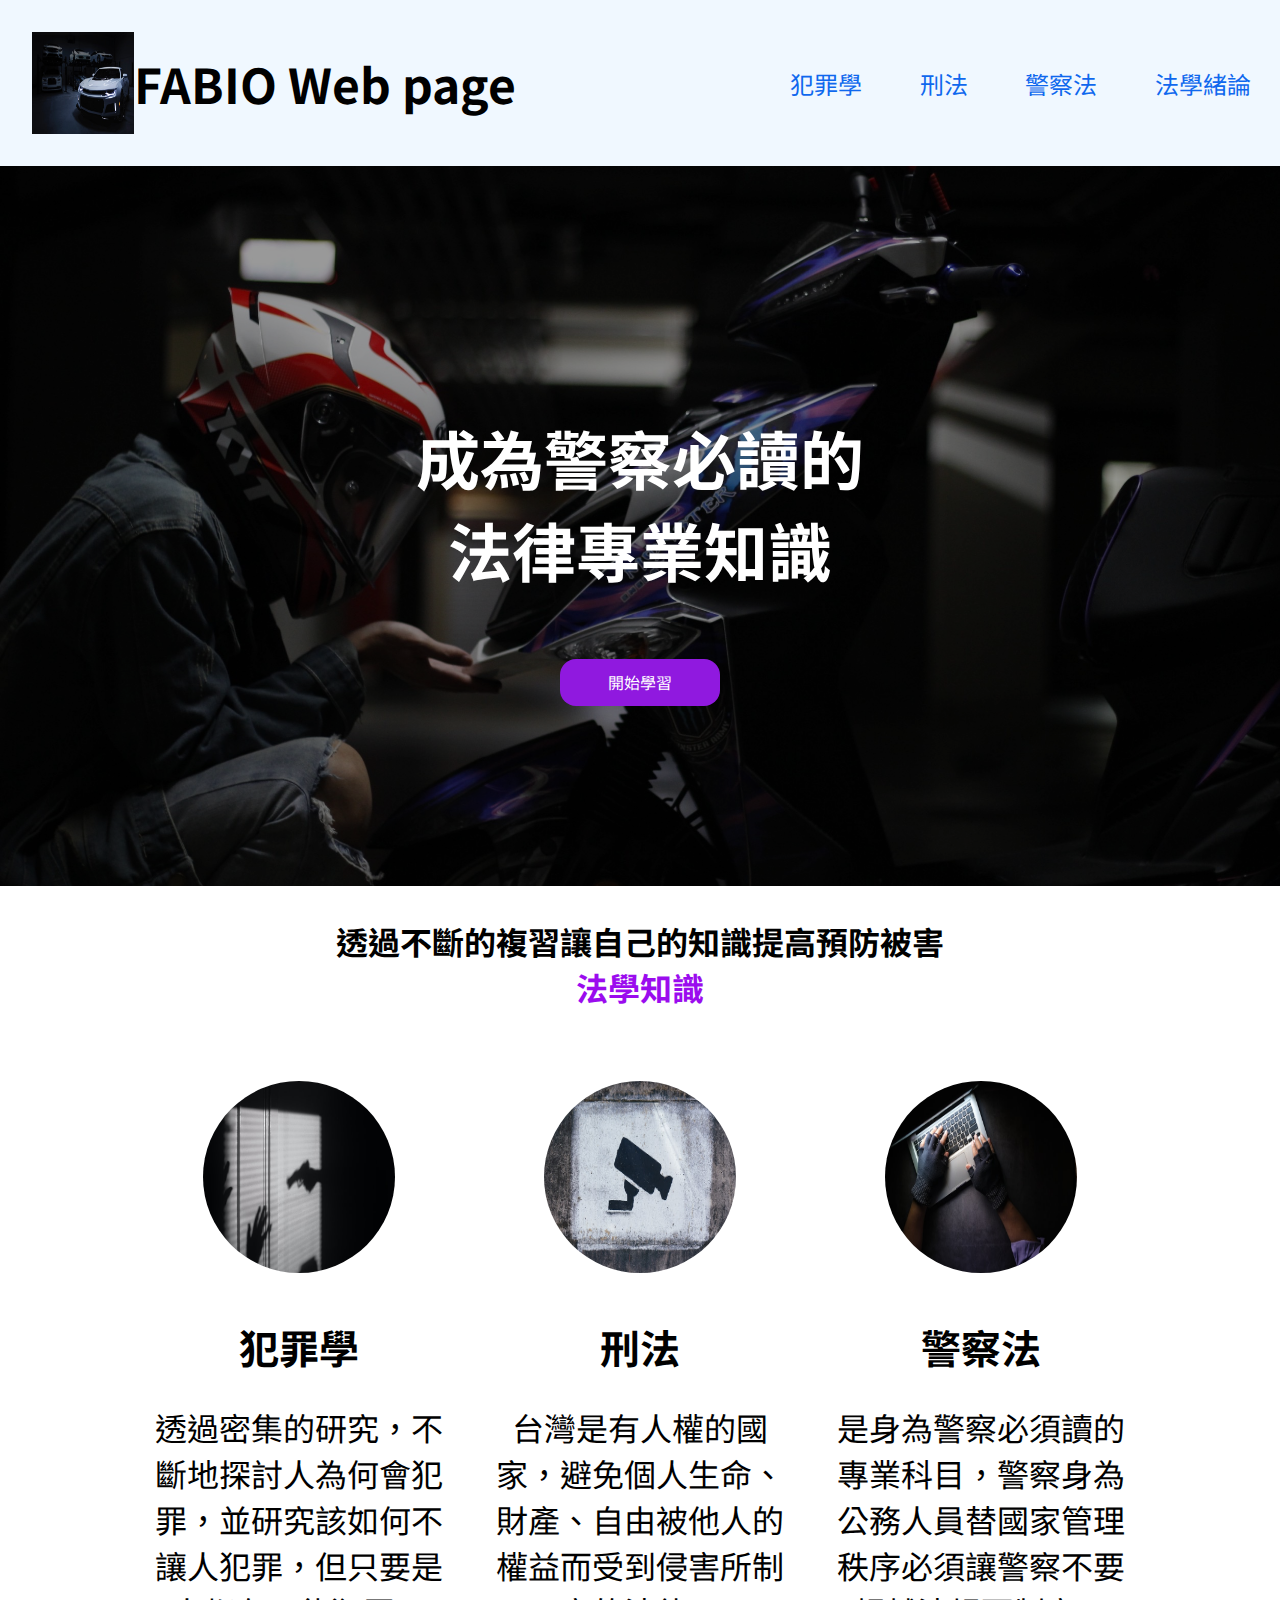
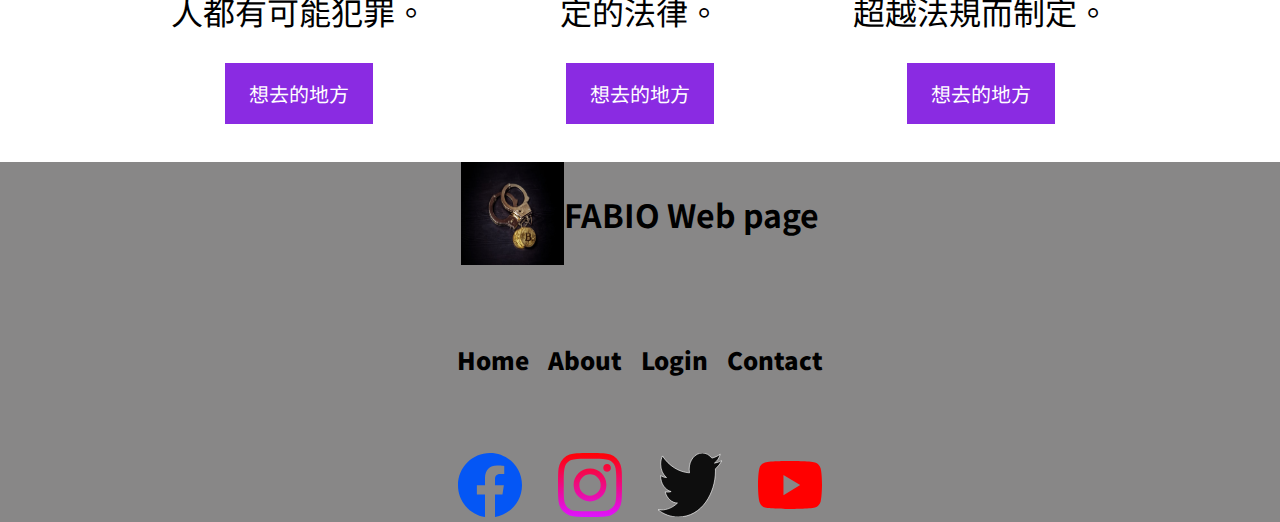
<file: index.html>
<!DOCTYPE html>
<html lang="zh">
<head>
    <meta charset="UTF-8">
    <meta http-equiv="X-UA-Compatible" content="IE=edge">
    <meta name="viewport" content="width=device-width, initial-scale=1.0">
    <meta name="robots" content="index,follow"/>
    <title>Fabio|個人網</title>
    <meta name="description" content="這是屬於我個人大學時期自學的個人網站">
    <link rel="preconnect" href="https://fonts.googleapis.com"> 
<link rel="preconnect" href="https://fonts.gstatic.com" crossorigin> 
<link href="https://fonts.googleapis.com/css2?family=Noto+Sans+TC:wght@500;900&display=swap" rel="stylesheet">
    <link rel="stylesheet" href="./style/style.css">
</head>
<body>
    <header>
        <div class="logo">
            <img src="./Pictures/peter-broomfield-m3m-lnR90uM-unsplash.jpg" alt="logo">
            <h1>FABIO Web page</h1>
        </div>
        <nav>
            <ul>
                <li><a href="crime1.html">犯罪學</a></li>
                <li><a href="#">刑法</a></li>
                <li><a href="#">警察法</a></li>
                <li><a href="#">法學緒論</a></li>
            </ul>
        </nav>
    </header>
    
    <main>
        <!--第一頁-->
        <section class="backImage">
            <div class="filter"></div>
            <h3>成為警察必讀的<br>
            法律專業知識</h3>
            <button class="start">開始學習</button>
        </section>
        <!--第二頁-->
        <section class="second">
            <h2>
                透過不斷的複習讓自己的知識提高預防被害 <br />
              <span style="color: #9b0cee">法學知識</span>
            </h2>
    
            <section class="cards">
              <div class="card">
                <img src="./Pictures/crime.jpg"alt="picture"/>
                <h4>犯罪學</h4>
                <p>透過密集的研究，不斷地探討人為何會犯罪，並研究該如何不讓人犯罪，但只要是人都有可能犯罪。</p>
                <a href="#">想去的地方</a>
              </div>

              <div class="card">
                <img src="./Pictures/crime2.jpg"alt="picture"/>
                <h4>刑法</h4>
                <p>台灣是有人權的國家，避免個人生命、財產、自由被他人的權益而受到侵害所制定的法律。</p>
                <a href="#">想去的地方</a>
              </div>

              <div class="card">
                <img src="./Pictures/crime3.jpg"alt="picture"/>
                <h4>警察法</h4>
                <p>是身為警察必須讀的專業科目，警察身為公務人員替國家管理秩序必須讓警察不要超越法規而制定。</p>
                <a href="#">想去的地方</a>
              </div>
            </section>
        </section>
    </main>




    <footer>
        <div class="logo">
            <img src="./Pictures/crime4.jpg" alt="logo">
            <h1>FABIO Web page</h1>
        </div>

        <nav>
            <ul>
                <li><a href="#">Home</a></li>
                <li><a href="#">About</a></li>
                <li><a href="#">Login</a></li>
                <li><a href="#">Contact</a></li>
            </ul>
        </nav>

        <section class="links">
            <a href="#"><img src="./Icons/facebook.svg" alt="facebook"></a>
            <a href="#"><img src="./Icons/instagram.svg" alt="instagram"></a>
            <a href="#"><img src="./Icons/twitter.svg" alt="twitter"></a>
            <a href="#"><img src="./Icons/youtube.svg" alt="youtube"></a>
        </section>


    </footer>



</body>
</html>
</file>
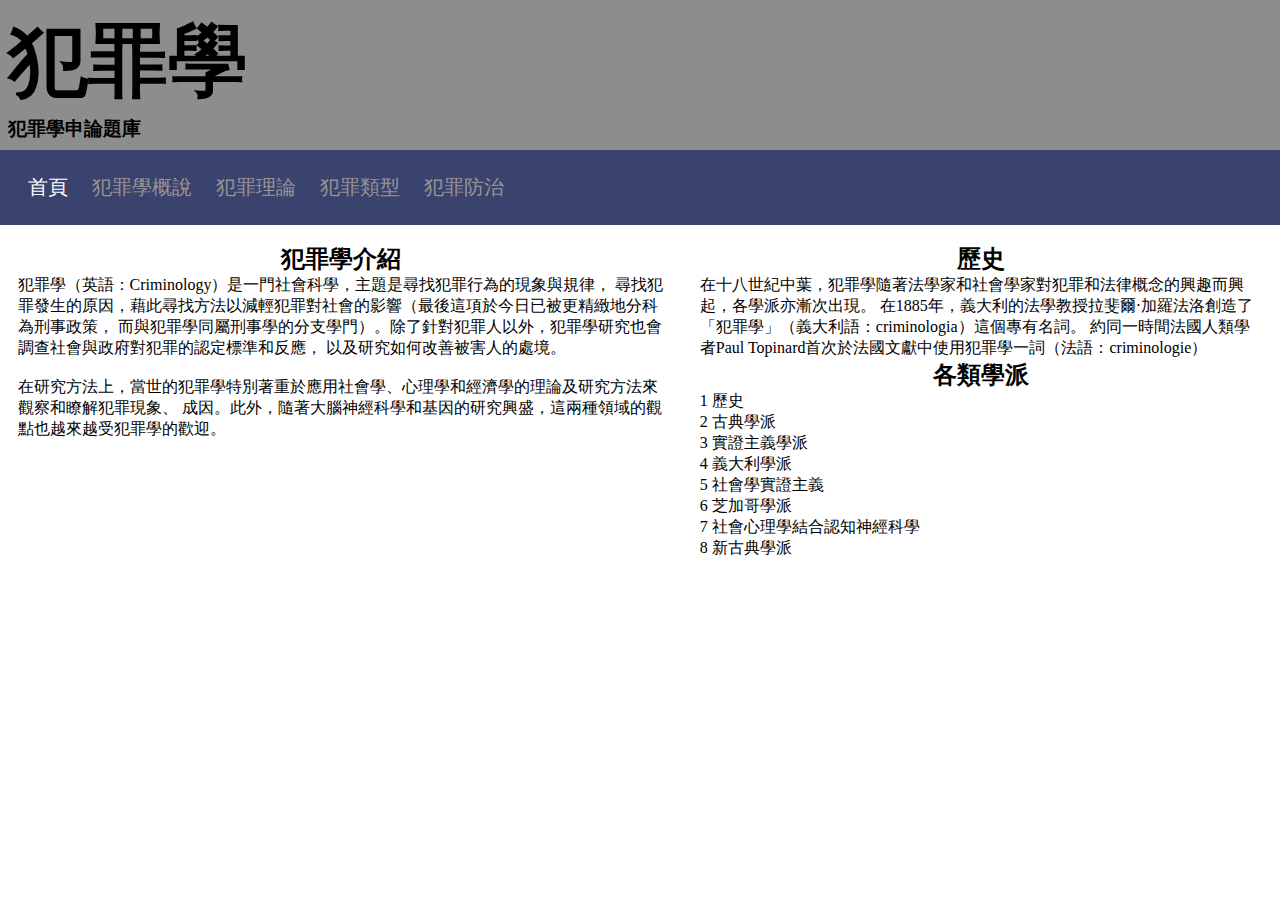
<file: crime1.html>
<!DOCTYPE html>
<html lang="zh">
<head>
    <meta charset="UTF-8">
    <meta http-equiv="X-UA-Compatible" content="IE=edge">
    <meta name="viewport" content="width=device-width, initial-scale=1.0">
    <meta name="robots" content="index,follow"/>
    <link rel="stylesheet" href="./crime/crime.css">
    <title>犯罪學</title>
</head>
<body>
    <!--標題-->
    <header>
        <h1>犯罪學</h1>
        <h3>犯罪學申論題庫</h3>
    </header>
    <!--導覽列-->
    <nav>
        <ul>
            <li><a class="active" href="./crime1.html">首頁</a></li>
            <li><a href="./crime2.html">犯罪學概說</a></li>
            <li><a href="./crime3.html">犯罪理論</a></li>
            <li><a href="./crine4.html">犯罪類型</a></li>
            <li><a href="./crime5.html">犯罪防治</a></li>
        </ul>
    </nav>
    <!--內容-->
    <main>
        <!--左邊-->
        <section class="left">
            <h2>犯罪學介紹</h2>
            <P>犯罪學（英語：Criminology）是一門社會科學，主題是尋找犯罪行為的現象與規律，
                尋找犯罪發生的原因，藉此尋找方法以減輕犯罪對社會的影響（最後這項於今日已被更精緻地分科為刑事政策，
                而與犯罪學同屬刑事學的分支學門）。除了針對犯罪人以外，犯罪學研究也會調查社會與政府對犯罪的認定標準和反應，
                以及研究如何改善被害人的處境。
            </P>
            <br>
            <p>在研究方法上，當世的犯罪學特別著重於應用社會學、心理學和經濟學的理論及研究方法來觀察和瞭解犯罪現象、
                成因。此外，隨著大腦神經科學和基因的研究興盛，這兩種領域的觀點也越來越受犯罪學的歡迎。
            </P>
            <iframe width="560" height="315" src="https://www.youtube.com/embed/8UZUD85JCys" 
            title="YouTube video player" frameborder="0" allow="accelerometer; autoplay; clipboard-write; encrypted-media; gyroscope; picture-in-picture" 
            allowfullscreen>
        </iframe>
        </section>
        <!--右邊-->
        <section class="right">
            <h2>歷史</h2>
            <P>在十八世紀中葉，犯罪學隨著法學家和社會學家對犯罪和法律概念的興趣而興起，各學派亦漸次出現。
                在1885年，義大利的法學教授拉斐爾·加羅法洛創造了「犯罪學」（義大利語：criminologia）這個專有名詞。
                約同一時間法國人類學者Paul Topinard首次於法國文獻中使用犯罪學一詞（法語：criminologie）
            </P>
            <h2>各類學派</h2>
            <p>
                1	歷史<br>
                2	古典學派<br>
                3	實證主義學派<br>
                4	義大利學派<br>
                5   社會學實證主義<br>
                6	芝加哥學派<br>
                7	社會心理學結合認知神經科學<br>
                8	新古典學派<br>
            </p>
        </section>
    </main>
</body>
</html>
</file>
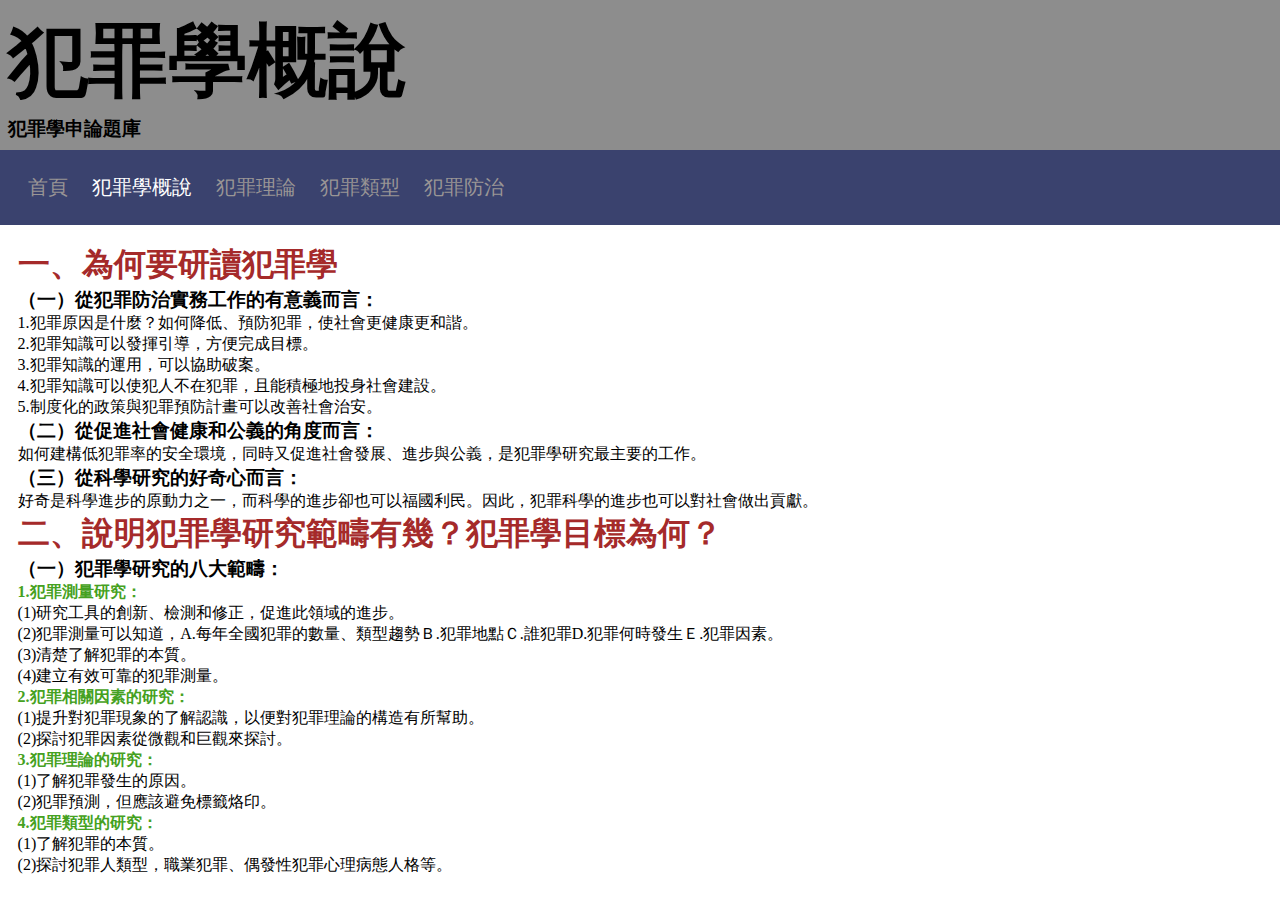
<file: crime2.html>
<!DOCTYPE html>
<html lang="zh">
<head>
    <meta charset="UTF-8">
    <meta http-equiv="X-UA-Compatible" content="IE=edge">
    <meta name="viewport" content="width=device-width, initial-scale=1.0">
    <meta name="robots" content="index,follow"/>
    <link rel="stylesheet" href="./crime/crime.css">
    <title>犯罪下概說</title>
</head>
<body>
    <!--標題-->
    <header>
        <h1 >犯罪學概說</h1>
        <h3>犯罪學申論題庫</h3>
    </header>
    <!--導覽列-->
    <nav>
        <ul>
            <li><a  href="./crime1.html">首頁</a></li>
            <li><a class="active" href="./crime2.html">犯罪學概說</a></li>
            <li><a href="./crime3.html">犯罪理論</a></li>
            <li><a href="./crine4.html">犯罪類型</a></li>
            <li><a href="/crime5.html">犯罪防治</a></li>
        </ul>
    </nav>
    <!--內容-->
    <main>
        <!--左邊-->
        <section class="left">
            <h1 class="textcolor">一、為何要研讀犯罪學</h1>
            <h3>（一）從犯罪防治實務工作的有意義而言：</h3>
            <P>1.犯罪原因是什麼？如何降低、預防犯罪，使社會更健康更和諧。<br>
               2.犯罪知識可以發揮引導，方便完成目標。<br>
               3.犯罪知識的運用，可以協助破案。<br>
               4.犯罪知識可以使犯人不在犯罪，且能積極地投身社會建設。<br>
               5.制度化的政策與犯罪預防計畫可以改善社會治安。
            </P>
            <h3>（二）從促進社會健康和公義的角度而言：</h3>
            <p>
                如何建構低犯罪率的安全環境，同時又促進社會發展、進步與公義，是犯罪學研究最主要的工作。
            </p>
            <h3>（三）從科學研究的好奇心而言：</h3>
            <p>好奇是科學進步的原動力之一，而科學的進步卻也可以福國利民。因此，犯罪科學的進步也可以對社會做出貢獻。
            </p>
            <h1 class="textcolor">二、說明犯罪學研究範疇有幾？犯罪學目標為何？</h1>
            <h3>（一）犯罪學研究的八大範疇：</h3>
            <h4 class="textcolors">1.犯罪測量研究：</h4>
            <p>
                (1)研究工具的創新、檢測和修正，促進此領域的進步。<br>
                (2)犯罪測量可以知道，A.每年全國犯罪的數量、類型趨勢Ｂ.犯罪地點Ｃ.誰犯罪D.犯罪何時發生Ｅ.犯罪因素。<br>
                (3)清楚了解犯罪的本質。<br>
                (4)建立有效可靠的犯罪測量。
            </p>
            <h4 class="textcolors">2.犯罪相關因素的研究：</h4>
            <p>
                (1)提升對犯罪現象的了解認識，以便對犯罪理論的構造有所幫助。<br>
                (2)探討犯罪因素從微觀和巨觀來探討。
            </p>
            <h4 class="textcolors">3.犯罪理論的研究：</h4>
            <p>
                (1)了解犯罪發生的原因。<br>
                (2)犯罪預測，但應該避免標籤烙印。
            </p>
            <h4 class="textcolors">4.犯罪類型的研究：</h4>
            <p>
                (1)了解犯罪的本質。<br>
                (2)探討犯罪人類型，職業犯罪、偶發性犯罪心理病態人格等。
            </p>
        </section>
    </main>
</body>
</html>
</file>
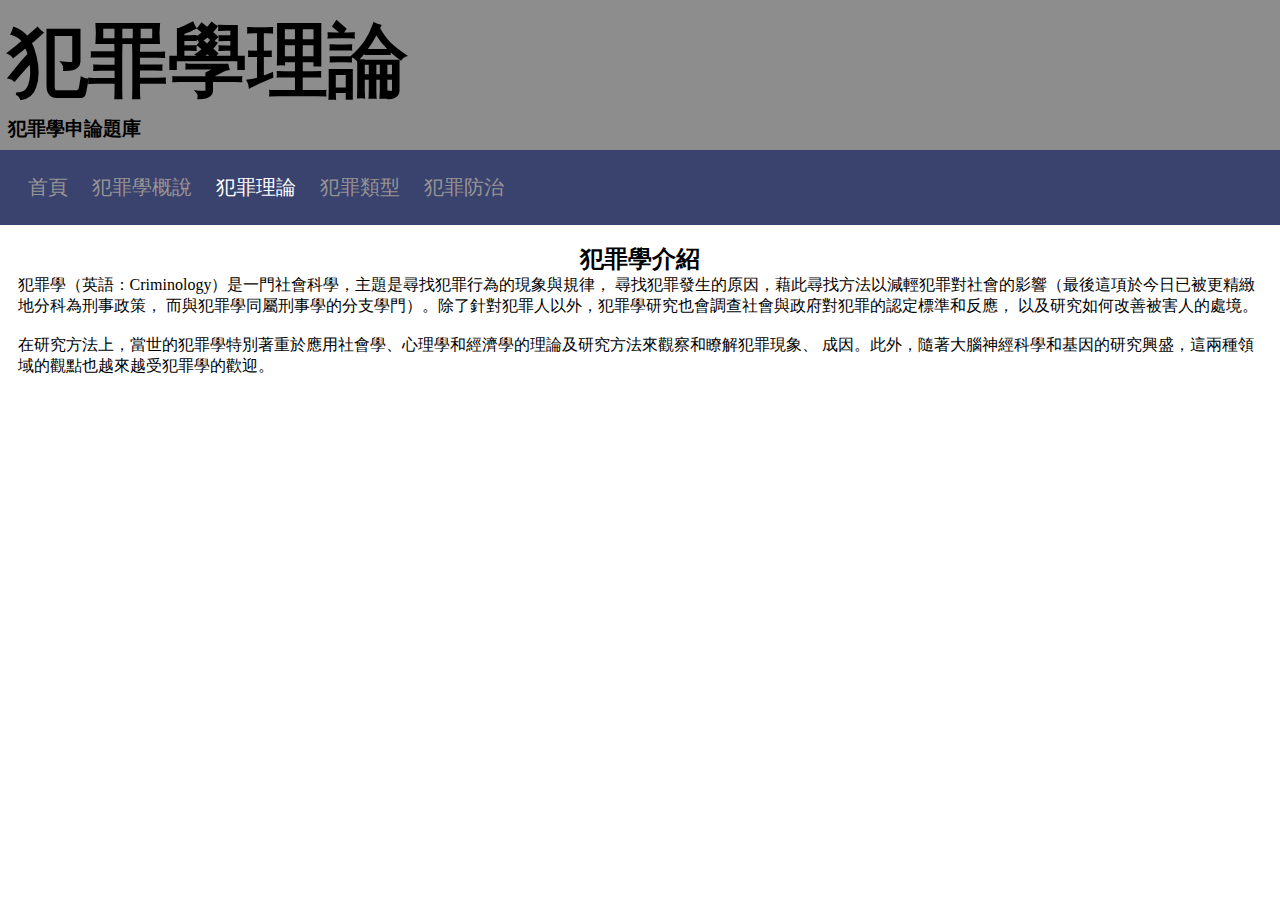
<file: crime3.html>
<!DOCTYPE html>
<html lang="zh">
<head>
    <meta charset="UTF-8">
    <meta http-equiv="X-UA-Compatible" content="IE=edge">
    <meta name="viewport" content="width=device-width, initial-scale=1.0">
    <meta name="robots" content="index,follow"/>
    <link rel="stylesheet" href="./crime/crime.css">
    <title>犯罪下概說</title>
</head>
<body>
    <!--標題-->
    <header>
        <h1>犯罪學理論</h1>
        <h3>犯罪學申論題庫</h3>
    </header>
    <!--導覽列-->
    <nav>
        <ul>
            <li><a  href="./crime1.html">首頁</a></li>
            <li><a  href="./crime2.html">犯罪學概說</a></li>
            <li><a class="active" href="./crime3.html">犯罪理論</a></li>
            <li><a href="./crine4.html">犯罪類型</a></li>
            <li><a href="./crime5.html">犯罪防治</a></li>
        </ul>
    </nav>
    <!--內容-->
    <main>
        <!--左邊-->
        <section class="left">
            <h2>犯罪學介紹</h2>
            <P>犯罪學（英語：Criminology）是一門社會科學，主題是尋找犯罪行為的現象與規律，
                尋找犯罪發生的原因，藉此尋找方法以減輕犯罪對社會的影響（最後這項於今日已被更精緻地分科為刑事政策，
                而與犯罪學同屬刑事學的分支學門）。除了針對犯罪人以外，犯罪學研究也會調查社會與政府對犯罪的認定標準和反應，
                以及研究如何改善被害人的處境。
            </P>
            <br>
            <p>在研究方法上，當世的犯罪學特別著重於應用社會學、心理學和經濟學的理論及研究方法來觀察和瞭解犯罪現象、
                成因。此外，隨著大腦神經科學和基因的研究興盛，這兩種領域的觀點也越來越受犯罪學的歡迎。
            </p>
        </section>
        
    </main>
</body>
</html>
</file>
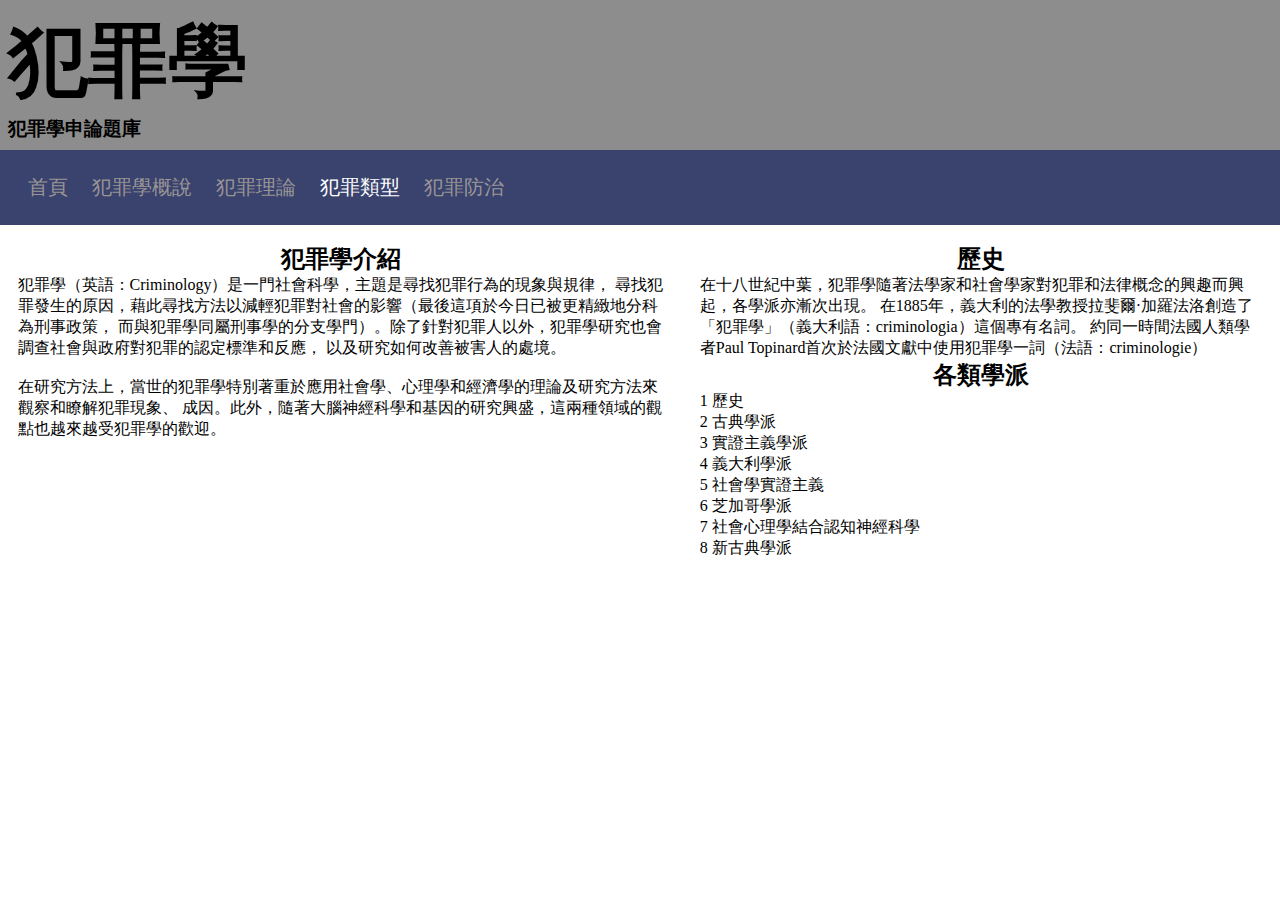
<file: crine4.html>
<!DOCTYPE html>
<html lang="zh">
<head>
    <meta charset="UTF-8">
    <meta http-equiv="X-UA-Compatible" content="IE=edge">
    <meta name="viewport" content="width=device-width, initial-scale=1.0">
    <meta name="robots" content="index,follow"/>
    <link rel="stylesheet" href="./crime/crime.css">
    <title>犯罪學</title>
</head>
<body>
    <!--標題-->
    <header>
        <h1>犯罪學</h1>
        <h3>犯罪學申論題庫</h3>
    </header>
    <!--導覽列-->
    <nav>
        <ul>
            <li><a  href="./crime1.html">首頁</a></li>
            <li><a href="./crime2.html">犯罪學概說</a></li>
            <li><a href="./crime3.html">犯罪理論</a></li>
            <li><a class="active" href="./crine4.html">犯罪類型</a></li>
            <li><a href="./crime5.html">犯罪防治</a></li>
        </ul>
    </nav>
    <!--內容-->
    <main>
        <!--左邊-->
        <section class="left">
            <h2>犯罪學介紹</h2>
            <P>犯罪學（英語：Criminology）是一門社會科學，主題是尋找犯罪行為的現象與規律，
                尋找犯罪發生的原因，藉此尋找方法以減輕犯罪對社會的影響（最後這項於今日已被更精緻地分科為刑事政策，
                而與犯罪學同屬刑事學的分支學門）。除了針對犯罪人以外，犯罪學研究也會調查社會與政府對犯罪的認定標準和反應，
                以及研究如何改善被害人的處境。
            </P>
            <br>
            <p>在研究方法上，當世的犯罪學特別著重於應用社會學、心理學和經濟學的理論及研究方法來觀察和瞭解犯罪現象、
                成因。此外，隨著大腦神經科學和基因的研究興盛，這兩種領域的觀點也越來越受犯罪學的歡迎。
            </P>
            <iframe width="560" height="315" src="https://www.youtube.com/embed/8UZUD85JCys" 
            title="YouTube video player" frameborder="0" allow="accelerometer; autoplay; clipboard-write; encrypted-media; gyroscope; picture-in-picture" 
            allowfullscreen>
        </iframe>
        </section>
        <!--右邊-->
        <section class="right">
            <h2>歷史</h2>
            <P>在十八世紀中葉，犯罪學隨著法學家和社會學家對犯罪和法律概念的興趣而興起，各學派亦漸次出現。
                在1885年，義大利的法學教授拉斐爾·加羅法洛創造了「犯罪學」（義大利語：criminologia）這個專有名詞。
                約同一時間法國人類學者Paul Topinard首次於法國文獻中使用犯罪學一詞（法語：criminologie）
            </P>
            <h2>各類學派</h2>
            <p>
                1	歷史<br>
                2	古典學派<br>
                3	實證主義學派<br>
                4	義大利學派<br>
                5   社會學實證主義<br>
                6	芝加哥學派<br>
                7	社會心理學結合認知神經科學<br>
                8	新古典學派<br>
            </p>
        </section>
    </main>
</body>
</html>
</file>
<file: style/style.css>
@charset "UTF-8";
* {
  padding: 0;
  margin: 0;
  -webkit-box-sizing: border-box;
          box-sizing: border-box;
  font-family: "Noto Sans TC", sans-serif;
}

header {
  display: -webkit-box;
  display: -ms-flexbox;
  display: flex;
  -webkit-box-align: center;
      -ms-flex-align: center;
          align-items: center;
  /*首頁到右邊後再對齊logo*/
  -ms-flex-wrap: wrap;
      flex-wrap: wrap;
  /*螢幕縮小後排版變好看*/
  background-color: white;
  position: -webkit-sticky;
  position: sticky;
  top: 0;
  z-index: 5;
  background-color: aliceblue;
  -webkit-box-shadow: #535353;
          box-shadow: #535353;
}

header div.logo {
  display: -webkit-box;
  display: -ms-flexbox;
  display: flex;
  -webkit-box-align: center;
      -ms-flex-align: center;
          align-items: center;
  /*文字貼齊logo*/
  -webkit-box-flex: 5;
      -ms-flex: 5 1 400px;
          flex: 5 1 400px;
  /*調整首頁的位置到右邊*/
  margin: 2rem;
  /*logo旁邊增加空隙*/
}

header div.logo h1 {
  font-size: 3rem;
}

header div.logo img {
  /*照片大小logo*/
  width: 8vw;
  height: 8vw;
}

header nav {
  -webkit-box-flex: 2;
      -ms-flex: 2 1 400px;
          flex: 2 1 400px;
}

header nav ul {
  display: -webkit-box;
  display: -ms-flexbox;
  display: flex;
  list-style-type: none;
  /*黑點消失*/
  -ms-flex-pack: distribute;
      justify-content: space-around;
  /*讓首頁中間可以隔開*/
}

header nav ul li a {
  color: #0f68ee;
  /*首頁等顏色*/
  text-decoration: none;
  font-size: 1.5rem;
  /*字體大小*/
}

main section.backImage {
  min-height: 80vh;
  /*最高*/
  width: 100%;
  /*最寬*/
  background-image: url(../Pictures/imgmyback.JPG);
  /*照片位置致中對整*/
  background-size: cover;
  background-position: center;
  position: relative;
  /*讓文字回到原位*/
  z-index: 0;
  /*讓文字從黑色背景跳出來*/
  display: -webkit-box;
  display: -ms-flexbox;
  display: flex;
  /*讓文字和按鈕到中央*/
  -webkit-box-pack: center;
      -ms-flex-pack: center;
          justify-content: center;
  /*讓文字和按鈕到中央*/
  -webkit-box-align: center;
      -ms-flex-align: center;
          align-items: center;
  /*讓文字和按鈕到中央*/
  -webkit-box-orient: vertical;
  -webkit-box-direction: normal;
      -ms-flex-direction: column;
          flex-direction: column;
  /*讓按鈕跑到下方*/
  text-align: center;
  /*讓文字和按鈕對其中間並排整齊*/
}

main section.backImage h3 {
  font-size: 4rem;
  color: white;
  margin: 4rem;
  /*按鈕和文字的距離*/
}

main section.backImage button.start {
  background-color: #9019df;
  color: white;
  padding: 0.7rem 3rem;
  /*按鈕上下大小*/
  font-size: 1rem;
  border: none;
  /*黑色外誆移除*/
  border-radius: 1rem;
  /*調正按鈕旁邊弧度*/
  cursor: pointer;
  /*箭頭移到按鈕上面會有手指*/
}

main section.backImage div.filter {
  background-color: rgba(0, 0, 0, 0.4);
  /*讓自己的灰色背景可以跳上來必須打下面寬度和高度不然無法顯示*/
  width: 100%;
  min-height: 80vh;
  position: absolute;
  /*讓文字回到原位*/
  top: 0;
  z-index: -1;
  /*讓文字從黑色背景跳出來*/
}

main section.second {
  display: -webkit-box;
  display: -ms-flexbox;
  display: flex;
  /*置中*/
  -webkit-box-orient: vertical;
  -webkit-box-direction: normal;
      -ms-flex-direction: column;
          flex-direction: column;
  /*置中*/
  -webkit-box-align: center;
      -ms-flex-align: center;
          align-items: center;
  /*置中*/
  text-align: center;
  /*置中*/
}

main section.second h2 {
  font-size: 2rem;
  margin: 2rem 0rem;
}

main section.second section.cards {
  display: -webkit-box;
  display: -ms-flexbox;
  display: flex;
  width: 80%;
  min-height: 80vh;
  -ms-flex-wrap: wrap;
      flex-wrap: wrap;
}

main section.second section.cards div.card {
  display: -webkit-box;
  display: -ms-flexbox;
  display: flex;
  /*置中*/
  -webkit-box-orient: vertical;
  -webkit-box-direction: normal;
      -ms-flex-direction: column;
          flex-direction: column;
  /*置中*/
  -webkit-box-align: center;
      -ms-flex-align: center;
          align-items: center;
  /*置中*/
  -ms-flex-pack: distribute;
      justify-content: space-around;
  /*分開圖片文字按鈕*/
  padding: 1rem;
  -webkit-box-flex: 1;
      -ms-flex: 1 1 300px;
          flex: 1 1 300px;
  /*圖片調回中央*/
}

main section.second section.cards div.card img {
  margin: 1rem 0rem;
  width: 15vw;
  height: 15vw;
  border-radius: 50%;
}

main section.second section.cards div.card h4 {
  margin: 1rem 0rem;
  font-size: 2.5rem;
}

main section.second section.cards div.card p {
  font-size: 2rem;
}

main section.second section.cards div.card a {
  margin: 1rem 0rem;
  text-decoration: none;
  padding: 1rem 1.5rem;
  background-color: blueviolet;
  color: white;
  font-size: 1.25rem;
}

footer {
  display: -webkit-box;
  display: -ms-flexbox;
  display: flex;
  -webkit-box-orient: vertical;
  -webkit-box-direction: normal;
      -ms-flex-direction: column;
          flex-direction: column;
  -webkit-box-align: center;
      -ms-flex-align: center;
          align-items: center;
  min-height: 40vh;
  -webkit-box-pack: justify;
      -ms-flex-pack: justify;
          justify-content: space-between;
  background-color: #888787;
}

footer div.logo {
  display: -webkit-box;
  display: -ms-flexbox;
  display: flex;
  -webkit-box-align: center;
      -ms-flex-align: center;
          align-items: center;
  /*文字貼齊logo*/
}

footer div.logo h1 {
  font-size: 2rem;
}

footer div.logo img {
  /*照片大小logo*/
  width: 8vw;
  height: 8vw;
}

footer nav {
  width: 30%;
}

footer nav ul {
  display: -webkit-box;
  display: -ms-flexbox;
  display: flex;
  list-style-type: none;
  width: 100%;
  -ms-flex-pack: distribute;
      justify-content: space-around;
}

footer nav ul li a {
  color: black;
  text-decoration: none;
  font-size: 1.5rem;
  font-weight: 900;
}

footer section.links a {
  margin: 0rem 1rem;
}

footer section.links a img {
  width: 5vw;
  height: 5vw;
}

@media screen and (max-width: 700px) {
  main section.second section.cards div.card img {
    width: 50vw;
    height: 50vw;
  }
}

@media screen and (max-width: 550px) {
  /*螢幕縮小logo不太會變小*/
  header div.logo {
    margin-left: 0rem;
  }
  header div.logo img {
    width: 20vw;
    height: 20vw;
  }
}
/*# sourceMappingURL=style.css.map */
</file>
<file: crime/crime.css>
@charset "UTF-8";
* {
  /*讓背景貼齊邊線*/
  padding: 0;
  margin: 0;
  -webkit-box-sizing: border-box;
          box-sizing: border-box;
  /*水平軸移動取消*/
}

header {
  background-color: #8d8d8d;
  width: 100%;
  padding: 0.5rem;
}

header h1 {
  font-size: 5rem;
}

nav ul {
  background-color: #3a426e;
  display: -webkit-box;
  display: -ms-flexbox;
  display: flex;
  padding-left: 1rem;
  list-style-type: none;
  /*黑點取消*/
}

nav ul li {
  padding: 1.5rem 0.75rem;
}

nav ul li a {
  color: #999595;
  text-decoration: none;
  /*底線刪除*/
  font-size: 1.25rem;
  -webkit-transition: 0.2s ease;
  transition: 0.2s ease;
}

nav ul li a :hover {
  color: white;
}

main {
  width: 100%;
  display: -webkit-box;
  display: -ms-flexbox;
  display: flex;
}

section.left,
section.right {
  padding: 1.1rem;
}

section.left h2,
section.right h2 {
  text-align: center;
}

.active {
  color: white;
}

main section .textcolor {
  color: brown;
}

main section .textcolors {
  color: #45a121;
}
/*# sourceMappingURL=crime.css.map */
</file>
